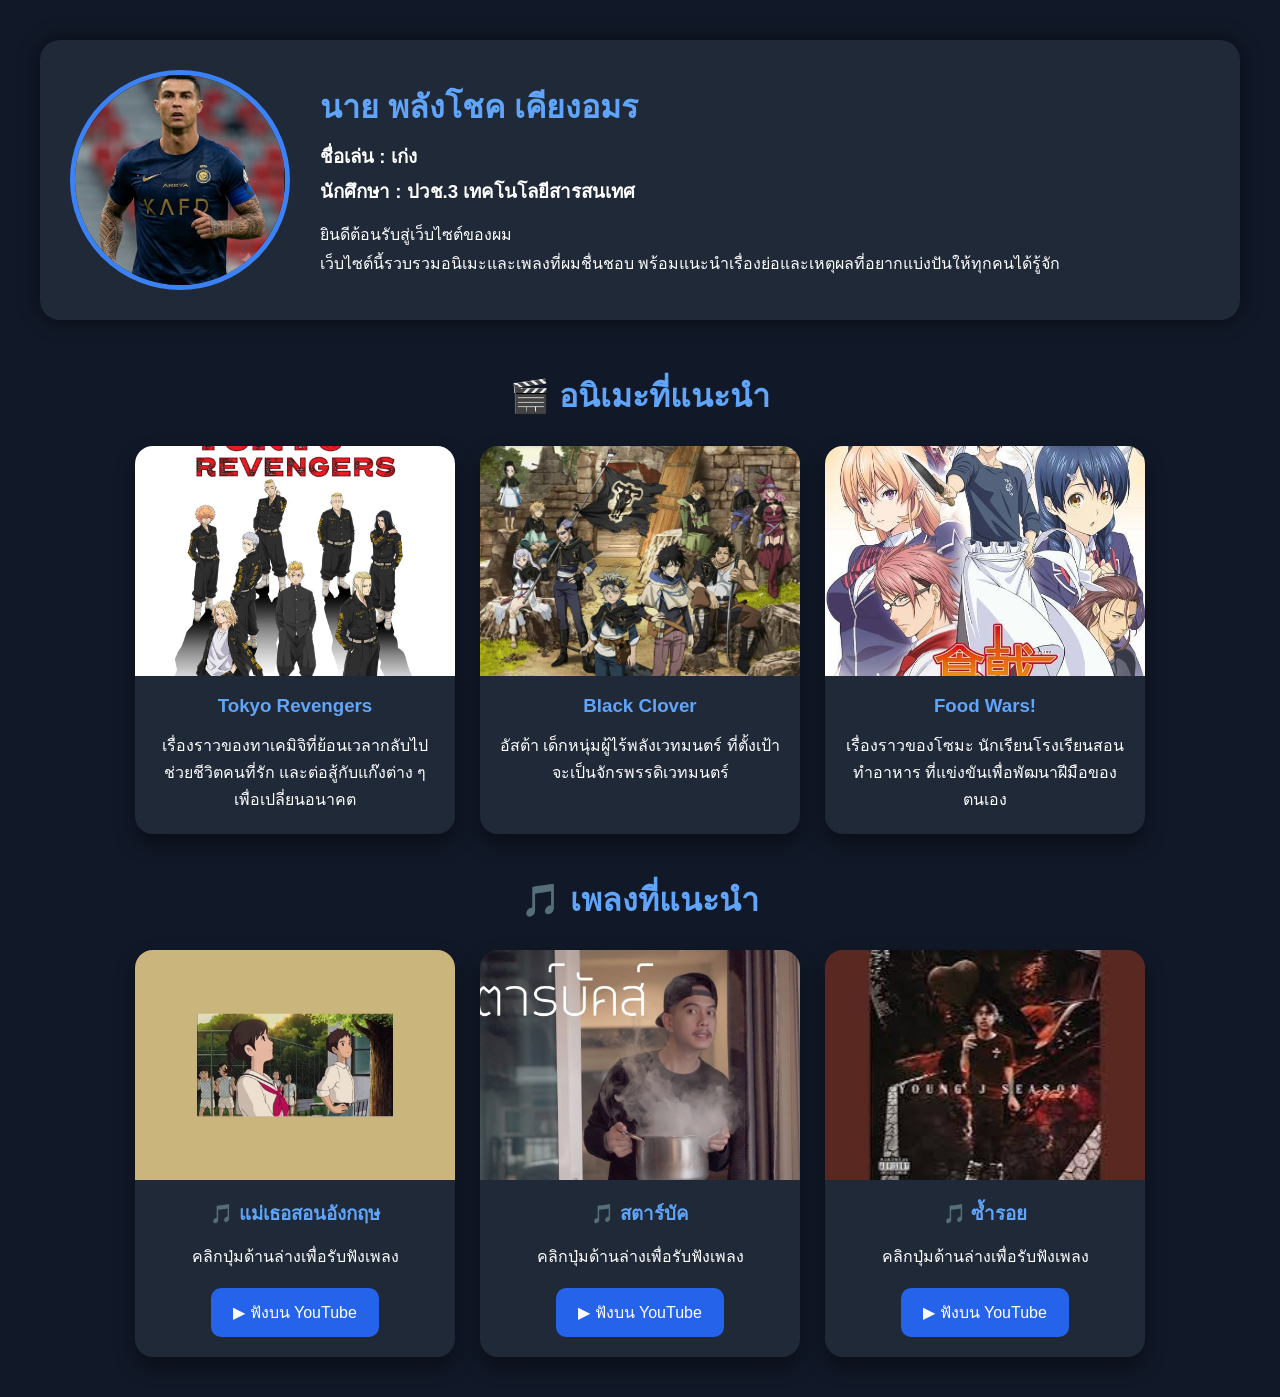
<file: index.html>
<!DOCTYPE html>
<html lang="th">
<head>
    <meta charset="UTF-8">
    <meta name="viewport" content="width=device-width, initial-scale=1.0">
    <title>Anime & Music</title>
    <link rel="stylesheet" href="style.css">
</head>

<body>

    <!-- โปรไฟล์ -->
    <div class="profile">

        <img src="profileme.jpg" alt="Profile">

        <div class="profile-text">
            <h1>นาย พลังโชค เคียงอมร</h1>
            <h3>ชื่อเล่น : เก่ง</h3>
            <h3>นักศึกษา : ปวช.3 เทคโนโลยีสารสนเทศ</h3>

            <p>
                ยินดีต้อนรับสู่เว็บไซต์ของผม <br>
                เว็บไซต์นี้รวบรวมอนิเมะและเพลงที่ผมชื่นชอบ
                พร้อมแนะนำเรื่องย่อและเหตุผลที่อยากแบ่งปันให้ทุกคนได้รู้จัก
            </p>
        </div>

    </div>

    <!-- อนิเมะ -->
    <h2 class="title">🎬 อนิเมะที่แนะนำ</h2>

    <div class="container">

        <div class="card">
            <img src="anime 1.jpg" alt="Tokyo Revengers">
            <h3>Tokyo Revengers</h3>

            <p>
                เรื่องราวของทาเคมิจิที่ย้อนเวลากลับไปช่วยชีวิตคนที่รัก
                และต่อสู้กับแก๊งต่าง ๆ เพื่อเปลี่ยนอนาคต
            </p>
        </div>

        <div class="card">
            <img src="anime 2.jpg" alt="Black Clover">
            <h3>Black Clover</h3>

            <p>
                อัสต้า เด็กหนุ่มผู้ไร้พลังเวทมนตร์
                ที่ตั้งเป้าจะเป็นจักรพรรดิเวทมนตร์
            </p>
        </div>

        <div class="card">
            <img src="anime 3.jpg" alt="Food Wars">
            <h3>Food Wars!</h3>

            <p>
                เรื่องราวของโซมะ นักเรียนโรงเรียนสอนทำอาหาร
                ที่แข่งขันเพื่อพัฒนาฝีมือของตนเอง
            </p>
        </div>

    </div>

   <!-- เพลง -->
<h2 class="title">🎵 เพลงที่แนะนำ</h2>

<div class="container">

    <div class="card music">
        <img src="1.1.jpg" alt="ปกเพลง 1">

        <h3>🎵 แม่เธอสอนอังกฤษ</h3>
        <p>คลิกปุ่มด้านล่างเพื่อรับฟังเพลง</p>

        <a href="https://youtu.be/O0fnkpnWcxM?si=g-4y1POkjCkr1dqW" target="_blank">
            ▶ ฟังบน YouTube
        </a>
    </div>

    <div class="card music">
        <img src="1.2.jpg" alt="ปกเพลง 2">

        <h3>🎵 สตาร์บัค</h3>
        <p>คลิกปุ่มด้านล่างเพื่อรับฟังเพลง</p>

        <a href="https://youtu.be/ckjo5TdzxS8?si=nlIYS184MwZVQN4b" target="_blank">
            ▶ ฟังบน YouTube
        </a>
    </div>

    <div class="card music">
        <img src="1.3.jpg" alt="ปกเพลง 3">

        <h3>🎵 ซ้ำรอย</h3>
        <p>คลิกปุ่มด้านล่างเพื่อรับฟังเพลง</p>

        <a href="https://youtu.be/mgK0-P8sTCw?si=MXGWo1G4vVc41Tjw" target="_blank">
            ▶ ฟังบน YouTube
        </a>
    </div>

</div>
</file>
<file: style.css>
*{
    margin:0;
    padding:0;
    box-sizing:border-box;
    font-family:"Tahoma",sans-serif;
}

body{
    background:#111827;
    color:#fff;
    padding:40px;
}

/* โปรไฟล์ */
.profile{
    display:flex;
    align-items:center;
    gap:30px;
    background:#1f2937;
    padding:30px;
    border-radius:20px;
    margin-bottom:50px;
    box-shadow:0 0 20px rgba(0,0,0,.5);
}

.profile img{
    width:220px;
    height:220px;
    border-radius:50%;
    object-fit:cover;
    border:5px solid #3b82f6;
}

.profile-text h1{
    color:#60a5fa;
    margin-bottom:10px;
}

.profile-text h3{
    margin:6px 0;
}

.profile-text p{
    margin-top:15px;
    line-height:1.8;
}

/* หัวข้อ */
.title{
    text-align:center;
    color:#60a5fa;
    margin:40px 0 25px;
    font-size:32px;
}

/* กล่อง */
.container{
    display:flex;
    justify-content:center;
    gap:25px;
    flex-wrap:wrap;
}

/* Card */
.card{
    width:320px;
    background:#1f2937;
    border-radius:18px;
    overflow:hidden;
    text-align:center;
    padding-bottom:20px;
    transition:.3s;
    box-shadow:0 10px 20px rgba(0,0,0,.4);
}

.card:hover{
    transform:translateY(-8px);
}

.card img{
    width:100%;
    height:230px;
    object-fit:cover;
}

.card h3{
    color:#60a5fa;
    margin:15px 0;
}

.card p{
    padding:0 18px;
    line-height:1.7;
}

/* ปุ่ม */
.card a{
    display:inline-block;
    margin-top:18px;
    background:#2563eb;
    color:#fff;
    text-decoration:none;
    padding:12px 22px;
    border-radius:10px;
    transition:.3s;
}

.card a:hover{
    background:#1d4ed8;
}
</file>
